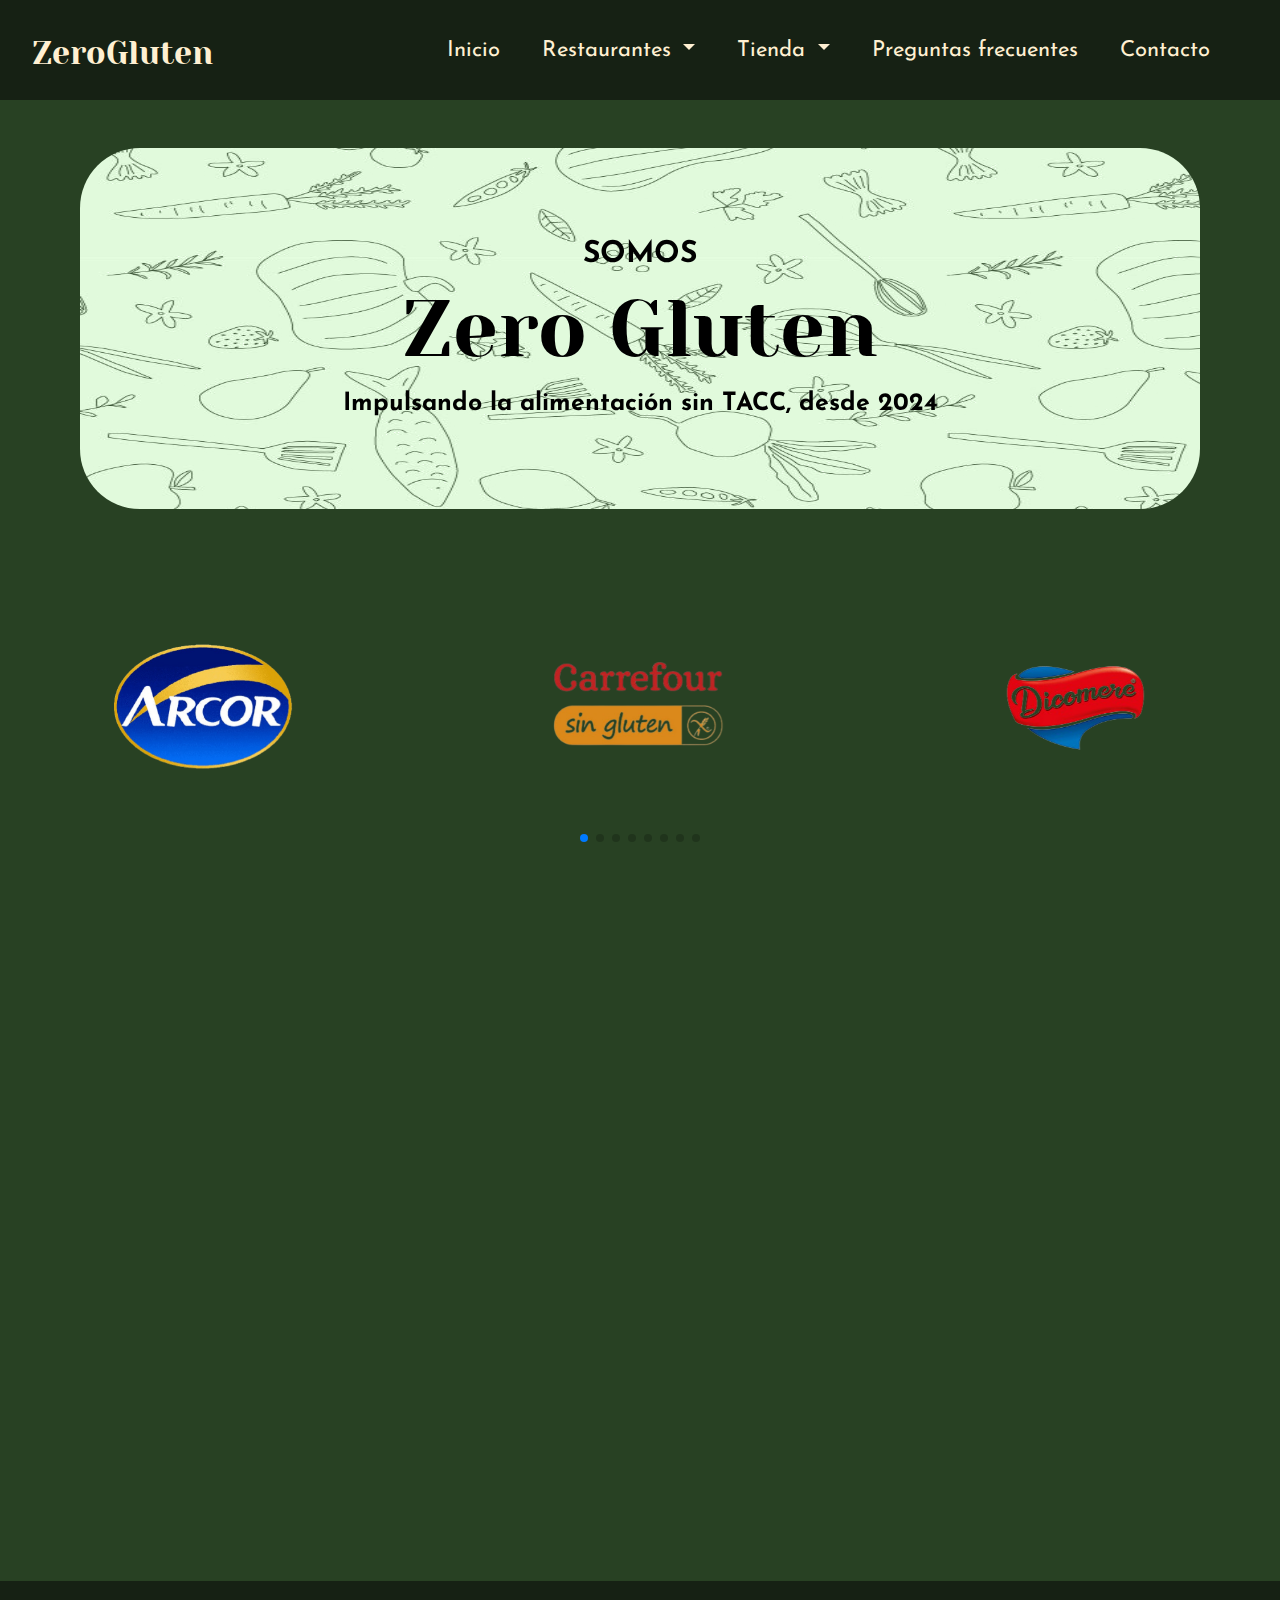
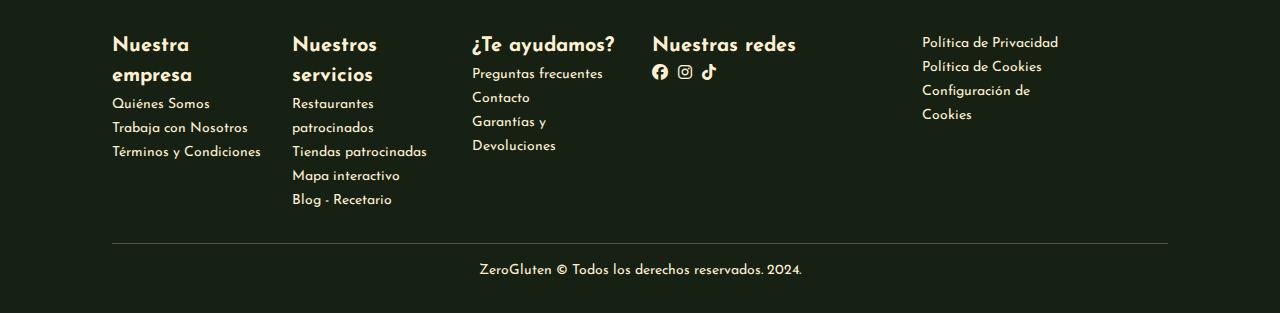
<file: zero-gluten-ultimo/index.html>
<!DOCTYPE html>
<html lang="es">
<head>
    <meta charset="UTF-8">
    <meta name="viewport" content="width=device-width, initial-scale=1.0">
    
    <!--Bootstrap-->
    <link href="https://cdn.jsdelivr.net/npm/bootstrap@5.3.3/dist/css/bootstrap.min.css" rel="stylesheet" integrity="sha384-QWTKZyjpPEjISv5WaRU9OFeRpok6YctnYmDr5pNlyT2bRjXh0JMhjY6hW+ALEwIH" crossorigin="anonymous">
    <!--CSS-->
    <link rel="stylesheet" href="css/all-zerogluten.css">
    <link rel="stylesheet" href="css/index.css">
    
    <!--Font Awesome-->
    <link rel="stylesheet" href="https://cdnjs.cloudflare.com/ajax/libs/font-awesome/6.5.2/css/all.min.css">

    <!--Google fonts-->
    <link rel="preconnect" href="https://fonts.googleapis.com">
    <link rel="preconnect" href="https://fonts.gstatic.com" crossorigin>
    <link href="https://fonts.googleapis.com/css2?family=Josefin+Sans:ital,wght@0,100..700;1,100..700&family=Yeseva+One&display=swap" rel="stylesheet">
    
    <!--Swiper Slider-->
    <link rel="stylesheet" href="https://cdn.jsdelivr.net/npm/swiper@11/swiper-bundle.min.css"/>

<style>
    .swiper{
            width: 100%;
            height: 300px;
        }
        .swiper-slide{
            display: flex;
            justify-content: center;
            align-items: center;
        }
        .swiper-slide img{
            display: block;
            margin: auto;
            max-width: 100%;
            height: auto;
        }
@media (max-width: 768px) {
    .news-main {
        grid-template-columns: 1fr;
        grid-template-rows: repeat(4, 1fr);
    }

    .news-main article{
    padding: 5px;
    }

    .video {
        width: 100%;
        height: 200px;
    }
}

</style>

</head>

<body>
    <!-- barra de navegacion + marca -->
    <header>    
        <nav class="navbar navbar-expand-xl">
            <div class="container-fluid">
                <a class="navbar-brand" href="index.html">ZeroGluten</a>

                <!-- menu desplegable - offcanvas -->
                <button class="navbar-toggler shadow-none" type="button" data-bs-toggle="offcanvas" data-bs-target="#offcanvasNavbar" aria-controls="offcanvasNavbar" aria-expanded="false" aria-label="Toggle navigation">
                    <span class="navbar-toggler-icon"></span>
                </button>

                <!--contenido del menu-->
                <div class="offcanvas offcanvas-end" tabindex="-1" id="offcanvasNavbar" aria-labelledby="offcanvasNavbarLabel">
                    <div class="offcanvas-header">
                      <h5 class="offcanvas-title" id="offcanvasNavbarLabel">ZeroGluten</h5>
                      <button type="button" class="btn-close" data-bs-dismiss="offcanvas" aria-label="Close"></button>
                    </div>
                        
                    <div class="offcanvas-body">
                        <!-- lista: items con submenu -->
                        <ul class="navbar-nav justify-content-end flex-grow-1 pe-1">
                            <!-- inicio -->
                            <li class="nav-item">
                                <a class="nav-link" aria-current="page" href="index.html">
                                    Inicio
                                </a>
                            </li>
                            <!-- restaurantes   -->    
                            <li class="nav-item dropdown">
                                <a class="nav-link dropdown-toggle" href="#" role="button" data-bs-toggle="dropdown" aria-expanded="false">
                                    Restaurantes
                                </a>
                                <ul class="dropdown-menu">
                                    <li>
                                        <a class="dropdown-item" href="#">
                                            Mapa interactivo
                                        </a>
                                    </li>
                                </ul>
                            </li>
                            <!-- tiendas -->
                            <li class="nav-item dropdown">
                                <a class="nav-link dropdown-toggle" href="#" role="button" data-bs-toggle="dropdown" aria-expanded="false">
                                    Tienda
                                </a>                                                                        
                                <ul class="dropdown-menu">
                                    <li>
                                        <a class="dropdown-item" href="tiendas.html">
                                            Tiendas en tu provincia
                                        </a>
                                    </li>
                                    <li>
                                        <a class="dropdown-item" href="#">
                                            Comprar productos online
                                        </a>
                                    </li>
                                </ul>
                            </li>
                            <!-- preg frecuentes -->    
                            <li class="nav-item">
                                <a class="nav-link" aria-current="page" href="preguntas_frecuentes.html">
                                    Preguntas frecuentes
                                </a>
                            </li>
                            <!-- contacto -->
                            <li class="nav-item">
                                <a class="nav-link" aria-current="page" href="contacto.html">
                                    Contacto
                                </a>
                            </li>
                        </ul>
                    </div>    
                </div>
            </div>
        </nav>
    </header>
        
    <!--Portada Web-->
    <div class="caja-contenido">
        <br><br>
        <div class="position-relative ">
            <img src="img/ilustracion alimentos - portada.jpg" alt="Pagina Oficial" class="img-portada img-fluid mx-auto d-block">
            <div class="texto-portada position-absolute top-50 start-50 translate-middle text center">
                <h6 class="tarriba">SOMOS</h6>
                <h1 class="tmedio">Zero Gluten</h1>
                <p class="tabajo">Impulsando la alimentación sin TACC, <b>desde 2024</b></p>
            </div>
        </div>
        <br><br>
    </div>

    <!--Marcas Slider-->
    <div class="swiper mySwiper">
        <div class="swiper-wrapper">
            <div class="swiper-slide"><img src="img/arcor-remove-removebg-preview.png" class="mx-auto d-block" alt="primera" width="45%"></div>
            <div class="swiper-slide"><img src="img/carrefour-sin-gluten-removebg-preview.png" class="mx-auto d-block" alt="segunda" width="60%"></div>
            <div class="swiper-slide"><img src="img/dicomere-removebg-preview.png" class="mx-auto d-block" alt="tercera" width="60%"></div>
            <div class="swiper-slide"><img src="img/felices_las_vacas-removebg-preview.png" class="mx-auto d-block" alt="cuarta" width="40%"></div>
            <div class="swiper-slide"><img src="img/not_co-removebg-preview.png" class="mx-auto d-block" alt="quinta" width="50%"></div>
            <div class="swiper-slide"><img src="img/sancor-removebg-preview.png" class="mx-auto d-block" alt="sexta" width="45%"></div>
            <div class="swiper-slide"><img src="img/smams-removebg-preview.png" class="mx-auto d-block" alt="septima" width="60%"></div>
            <div class="swiper-slide"><img src="img/yin_yang-removebg-preview.png" class="mx-auto d-block" alt="octavaa" width="45%"></div>
        </div>
        
        <div class="swiper-pagination"></div>
  </div>


    <!-- Videos de recetas s/t -->
    <div class="wrapper">
    <section class="news-main">
        <article>
            <div class="col col1 text-center">
                <iframe width="500" height="300" class="video" src="https://www.youtube.com/embed/SzGF1vE_AIA?si=xnp9E0RQmQbT_3Iw" title="YouTube video player" frameborder="0" allow="accelerometer; autoplay; clipboard-write; encrypted-media; gyroscope; picture-in-picture; web-share" referrerpolicy="strict-origin-when-cross-origin" allowfullscreen></iframe>
            </div>
        </article>
        <article>
            <div class="col col2 text-center">
                <iframe width="500" height="300" class="video" src="https://www.youtube.com/embed/_bjgGJoXRvM?si=Mzy7VhCiGkDZOl5M" title="YouTube video player" frameborder="0" allow="accelerometer; autoplay; clipboard-write; encrypted-media; gyroscope; picture-in-picture; web-share" referrerpolicy="strict-origin-when-cross-origin" allowfullscreen></iframe>
            </div>
        </article>
        <article>
            <div class="col col3 text-center">
                <iframe width="500" height="300" class="video" src="https://www.youtube.com/embed/5UKLLOq0ZEc?si=iVKTUJI-J9TUCH8X" title="YouTube video player" frameborder="0" allow="accelerometer; autoplay; clipboard-write; encrypted-media; gyroscope; picture-in-picture; web-share" referrerpolicy="strict-origin-when-cross-origin" allowfullscreen></iframe>
            </div>
        </article>
        <article>
            <div class="col col4 text-center">
                <iframe width="500" height="300" class="video" src="https://www.youtube.com/embed/CJQer__eKzM?si=WEinIP3RrNvQ126S" title="YouTube video player" frameborder="0" allow="accelerometer; autoplay; clipboard-write; encrypted-media; gyroscope; picture-in-picture; web-share" referrerpolicy="strict-origin-when-cross-origin" allowfullscreen></iframe>
            </div>
        </article>
    </section>
    </div>


    <!-- scritps -->
    <script src="https://cdn.jsdelivr.net/npm/swiper@11/swiper-bundle.min.js"></script>
    <script src="js/swiper-slider.js"></script>

    <script src="https://cdn.jsdelivr.net/npm/bootstrap@5.3.3/dist/js/bootstrap.bundle.min.js" integrity="sha384-YvpcrYf0tY3lHB60NNkmXc5s9fDVZLESaAA55NDzOxhy9GkcIdslK1eN7N6jIeHz" crossorigin="anonymous"></script>
</body>

<footer>
    <div class="container">
        <div class="row">
          <div class="col-md-2">
            <span class="title-empresa">Nuestra empresa</span>
            <ul class="footer-list">
              <li><a href="quienes_somos.html">Quiénes Somos</a></li>
              <li><a href="">Trabaja con Nosotros</a></li>
              <li><a href="">Términos y Condiciones</a></li>
            </ul>
          </div>
          <div class="col-md-2">
            <span class="title-servicios">Nuestros servicios</span>
            <ul class="footer-list">
              <li><a href="">Restaurantes patrocinados</a></li>
              <li><a href="">Tiendas patrocinadas</a></li>
              <li><a href="">Mapa interactivo</a></li>
              <li><a href="">Blog - Recetario</a></li>
            </ul>
          </div>
          <div class="col-md-2">
            <span class="title-ayuda">¿Te ayudamos?</span>
            <ul class="footer-list">
              <li><a href="">Preguntas frecuentes</a></li>
              <li><a href="">Contacto</a></li>
              <li><a href="">Garantías y Devoluciones</a></li>
            </ul>
          </div>
          <div class="col-md-2">
            <span class="title-redes">Nuestras redes</span>
            <div class="d-flex flex-wrap"></div>
            <a href="" class="social-icon"><i class="fa-brands fa-facebook"></i></a>
            <a href="" class="social-icon"><i class="fa-brands fa-instagram"></i></a>
            <a href="" class="social-icon"><i class="fa-brands fa-tiktok"></i></a>
          </div>
          <div class="col-md-2 offset-md-1">
            <span class="quinta-columna">
              <ul class="footer-list">
                <li><a href="">Política de Privacidad</a></li>
                <li><a href="">Política de Cookies</a></li>
                <li><a href="">Configuración de Cookies</a></li>
              </ul>
            </span>
          </div>
        </div>
    <div class="row">
        <div class="col-md-12 text-center">
          <hr class="footer-divider">
          <p class="footer-brand">ZeroGluten &copy; Todos los derechos reservados. 2024.</p>
        </div>
</footer>

</html>
</file>
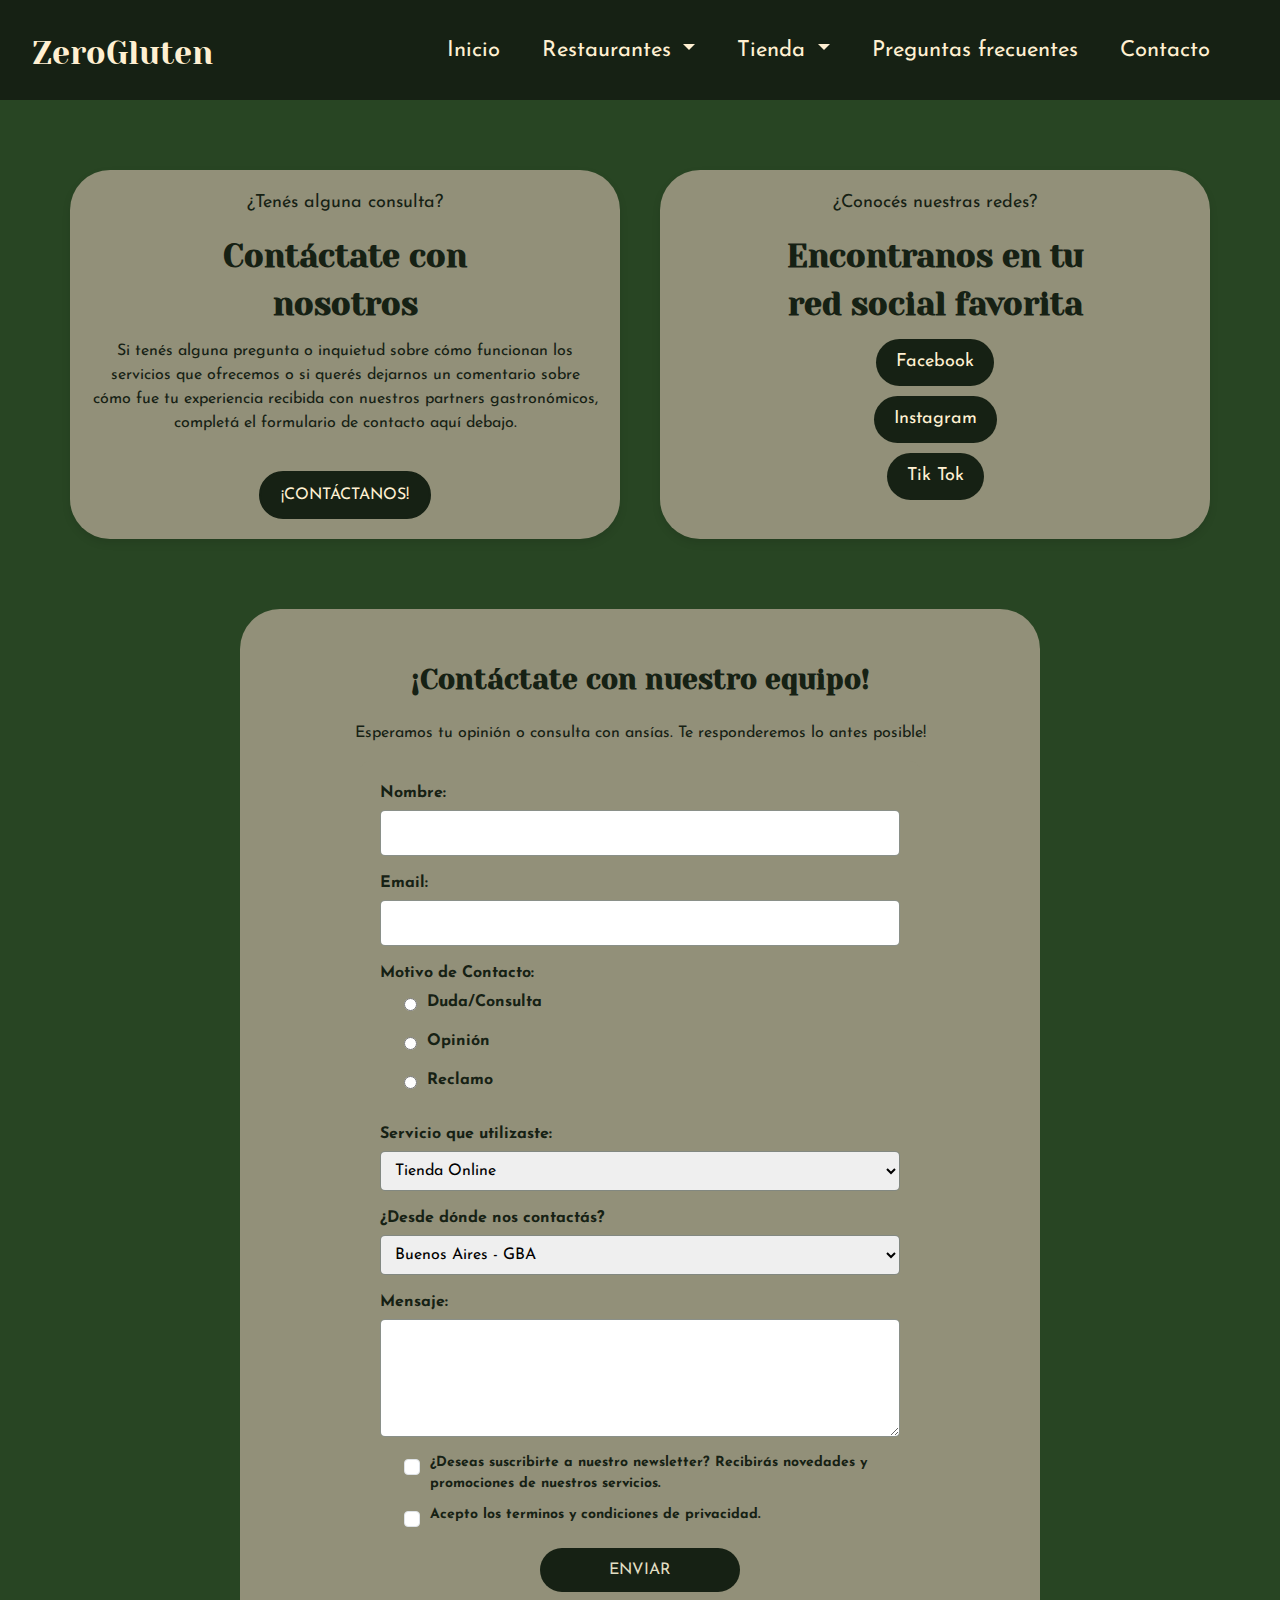
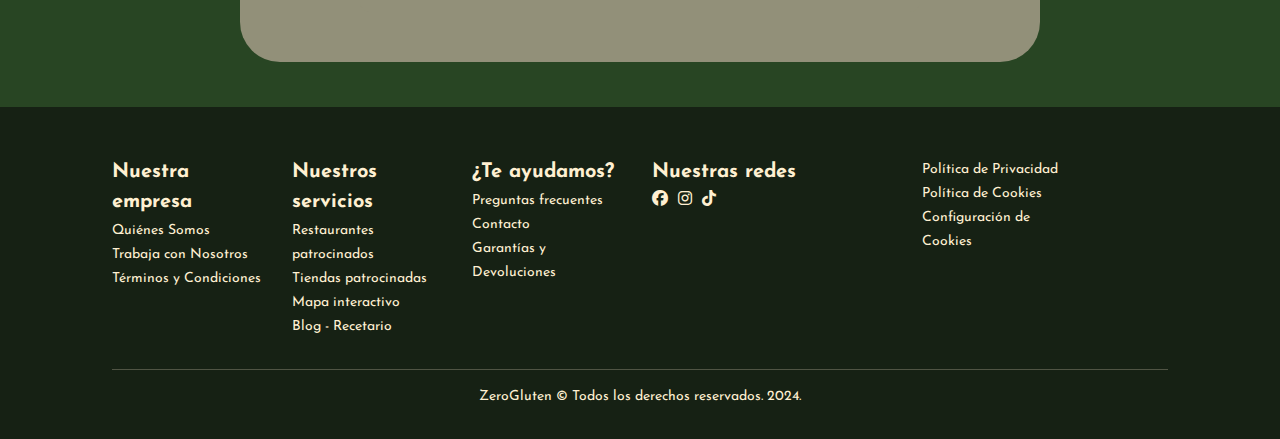
<file: zero-gluten-ultimo/contacto.html>
<!DOCTYPE html>
<html lang="es">
<head>
    <meta charset="UTF-8">
    <meta name="viewport" content="width=device-width, initial-scale=1.0">
    
    <!--Bootstrap-->
    <link href="https://cdn.jsdelivr.net/npm/bootstrap@5.3.3/dist/css/bootstrap.min.css" rel="stylesheet" integrity="sha384-QWTKZyjpPEjISv5WaRU9OFeRpok6YctnYmDr5pNlyT2bRjXh0JMhjY6hW+ALEwIH" crossorigin="anonymous">
    
    <!--CSS-->
    <link rel="stylesheet" href="css/all-zerogluten.css">
    <link rel="stylesheet" href="css/contacto.css">
    
    <!--Font Awesome-->
    <link rel="stylesheet" href="https://cdnjs.cloudflare.com/ajax/libs/font-awesome/6.5.2/css/all.min.css">

    <!--Google fonts-->
    <link rel="preconnect" href="https://fonts.googleapis.com">
    <link rel="preconnect" href="https://fonts.gstatic.com" crossorigin>
    <link href="https://fonts.googleapis.com/css2?family=Josefin+Sans:ital,wght@0,100..700;1,100..700&family=Yeseva+One&display=swap" rel="stylesheet">
    
</head>
<body>
     <!-- barra de navegacion + marca -->
     <header>    
        <nav class="navbar navbar-expand-xl">
            <div class="container-fluid">
                <a class="navbar-brand" href="index.html">ZeroGluten</a>

                <!-- menu desplegable - offcanvas -->
                <button class="navbar-toggler shadow-none" type="button" data-bs-toggle="offcanvas" data-bs-target="#offcanvasNavbar" aria-controls="offcanvasNavbar" aria-expanded="false" aria-label="Toggle navigation">
                    <span class="navbar-toggler-icon"></span>
                </button>

                <!--contenido del menu-->
                <div class="offcanvas offcanvas-end" tabindex="-1" id="offcanvasNavbar" aria-labelledby="offcanvasNavbarLabel">
                    <div class="offcanvas-header">
                      <h5 class="offcanvas-title" id="offcanvasNavbarLabel">ZeroGluten</h5>
                      <button type="button" class="btn-close" data-bs-dismiss="offcanvas" aria-label="Close"></button>
                    </div>
                        
                    <div class="offcanvas-body">
                        <!-- lista: items con submenu -->
                        <ul class="navbar-nav justify-content-end flex-grow-1 pe-1">
                            <!-- inicio -->
                            <li class="nav-item">
                                <a class="nav-link" aria-current="page" href="index.html">
                                    Inicio
                                </a>
                            </li>
                            <!-- restaurantes   -->    
                            <li class="nav-item dropdown">
                                <a class="nav-link dropdown-toggle" href="#" role="button" data-bs-toggle="dropdown" aria-expanded="false">
                                    Restaurantes
                                </a>
                                <ul class="dropdown-menu">
                                    <li>
                                        <a class="dropdown-item" href="#">
                                            Mapa interactivo
                                        </a>
                                    </li>
                                </ul>
                            </li>
                            <!-- tiendas -->
                            <li class="nav-item dropdown">
                                <a class="nav-link dropdown-toggle" href="#" role="button" data-bs-toggle="dropdown" aria-expanded="false">
                                    Tienda
                                </a>                                                                        
                                <ul class="dropdown-menu">
                                    <li>
                                        <a class="dropdown-item" href="tiendas.html">
                                            Tiendas en tu provincia
                                        </a>
                                    </li>
                                    <li>
                                        <a class="dropdown-item" href="#">
                                            Productos online
                                        </a>
                                    </li>
                                </ul>
                            </li>
                            <!-- preg frecuentes -->    
                            <li class="nav-item">
                                <a class="nav-link" aria-current="page" href="preguntas_frecuentes.html">
                                    Preguntas frecuentes
                                </a>
                            </li>
                            <!-- contacto -->
                            <li class="nav-item">
                                <a class="nav-link" aria-current="page" href="contacto.html">
                                    Contacto
                                </a>
                            </li>
                        </ul>
                    </div>    
                </div>
            </div>
        </nav>
    </header>

    <!-- pagina de contacto - formulario-->
    <section class="intro">
        <!--columna izq-->
        <div class="intro-box container-fluid">
            <p class="epi-left">¿Tenés alguna consulta?</p>
            <p class="title-left">Contáctate con <br> nosotros</p>
            <p class="body-left">Si tenés alguna pregunta o inquietud sobre cómo funcionan los servicios que ofrecemos o si querés dejarnos un comentario sobre cómo fue tu experiencia recibida con nuestros partners gastronómicos, completá el formulario de contacto aquí debajo. </p>
            <button class="btn-page" onclick="scrollToForm()">¡CONTÁCTANOS!</button>
        </div>
        <!--columna der-->
        <div class="intro-box container-fluid">
            <p class="epi-right">¿Conocés nuestras redes?</p>
            <p class="title-right">Encontranos en tu <br> red social favorita</p>
            <ul class="social-links">
                <li><a href="#">Facebook</a></li>
                <li><a href="#">Instagram</a></li>
                <li><a href="#">Tik Tok</a></li>
            </ul>
        </div>
    </section>

    <!--formulario contacto-->
    <section class="background">
        <div class="contact-box container-fluid">
            <p class="title-form">¡Contáctate con nuestro equipo!</p>
            <p class="text-form">Esperamos tu opinión o consulta con ansías. Te responderemos lo antes posible!</p>
            <form id="contactForm" onsubmit="return validateForm()">
                <div class="form-group">    
                    <label for="name">Nombre:</label>
                    <input type="text" id="name" name="Nombre" required>
                </div>
                <div class="form-group">    
                    <label for="email">Email:</label>
                    <input type="email" id="email" name="Email" required>
                </div>
                <div class="form-group">
                    <label>Motivo de Contacto:</label>
                        <div class="radio-group">
                            <div class="form-check">
                                <input type="radio" id="duda" name="motivo" value="Consulta" required>
                                <label for="duda">Duda/Consulta</label>
                            </div>
                            <div class="form-check">
                                <input type="radio" id="opinion" name="motivo" value="Opinion" required>
                                <label for="opinion">Opinión</label>
                            </div>
                            <div class="form-check">    
                                <input type="radio" id="reclamo" name="motivo" value="reclamo" required>
                                <label for="reclamo">Reclamo</label>
                            </div>
                        </div>
                </div>
                <div class="form-group">    
                    <label for="servicio">Servicio que utilizaste:</label>
                    <select id="servicio" name="servicio" required>
                        <option value="Tienda online">Tienda Online</option>
                        <option value="Restaurantes">Restaurantes</option>
                    </select>
                </div>
                <div class="form-group">    
                    <label for="ubicacion">¿Desde dónde nos contactás?</label>
                    <select id="ubicacion" name="ubicacion" required>
                        <option value="Buenos Aires - GBA">Buenos Aires - GBA</option>
                        <option value="Buenos Aires - Interior">Buenos Aires - Interior</option>
                        <option value="CABA">CABA</option>
                        <option value="Catamarca">Catamarca</option>
                        <option value="Chaco">Chaco</option>
                        <option value="Chubut">Chubut</option>
                        <option value="Cordoba">Córdoba</option>
                        <option value="Corrientes">Corrientes</option>
                        <option value="Entre Ríos">Entre Ríos</option>
                        <option value="Formosa">Formosa</option>
                        <option value="Jujuy">Jujuy</option>
                        <option value="LaPampa">La Pampa</option>
                        <option value="LaRioja">La Rioja</option>
                        <option value="Mendoza">Mendoza</option>
                        <option value="RíoNegro">Río Negro</option>
                        <option value="Salta">Salta</option>
                        <option value="SanJuan">San Juan</option>
                        <option value="SanLuis">San Luis</option>
                        <option value="SantaCruz">Santa Cruz</option>
                        <option value="SantaFe">Santa Fe</option>
                        <option value="SantiagodelEstero">Santiado del Estero</option>
                        <option value="TierradelFuego">Tierra del Fuego</option>
                        <option value="Tucuman">Tucumán</option>
                    </select>
                </div>
                <div class="form-group">    
                    <label for="mensaje">Mensaje:</label>
                    <textarea id="mensaje" name="mensaje" rows="4" required></textarea>
                </div>
                <div class="form-group form-check">
                    <div style="display: inline-flex">
                        <input type="checkbox" name="suscribir" id="suscribir" class="form-check-input">
                        <label for="suscribir" class="form-check-label">¿Deseas suscribirte a nuestro newsletter? Recibirás novedades y promociones de nuestros servicios.</label>
                    </div>
                </div>
                <div class="form-group form-check">
                    <div style="display: inline-flex">
                        <input type="checkbox" id="aceptar" name="aceptar" class="form-check-input" required>
                        <label for="aceptar" class="form-check-label">Acepto los terminos y condiciones de privacidad.</label>
                    </div>
                </div>
                <button type="submit" class="btn btn-primary">ENVIAR</button>
            </form>
        </div>
    </section>

    <!-- scritps -->
    <script src="https://cdn.jsdelivr.net/npm/bootstrap@5.3.3/dist/js/bootstrap.bundle.min.js" integrity="sha384-YvpcrYf0tY3lHB60NNkmXc5s9fDVZLESaAA55NDzOxhy9GkcIdslK1eN7N6jIeHz" crossorigin="anonymous"></script>
    <script src="js/validar-form.js"></script>
</body>

<footer>
    <div class="container">
        <div class="row">
          <div class="col-md-2">
            <span class="title-empresa">Nuestra empresa</span>
            <ul class="footer-list">
              <li><a href="quienes_somos.html">Quiénes Somos</a></li>
              <li><a href="">Trabaja con Nosotros</a></li>
              <li><a href="">Términos y Condiciones</a></li>
            </ul>
          </div>
          <div class="col-md-2">
            <span class="title-servicios">Nuestros servicios</span>
            <ul class="footer-list">
              <li><a href="">Restaurantes patrocinados</a></li>
              <li><a href="">Tiendas patrocinadas</a></li>
              <li><a href="">Mapa interactivo</a></li>
              <li><a href="">Blog - Recetario</a></li>
            </ul>
          </div>
          <div class="col-md-2">
            <span class="title-ayuda">¿Te ayudamos?</span>
            <ul class="footer-list">
              <li><a href="">Preguntas frecuentes</a></li>
              <li><a href="">Contacto</a></li>
              <li><a href="">Garantías y Devoluciones</a></li>
            </ul>
          </div>
          <div class="col-md-2">
            <span class="title-redes">Nuestras redes</span>
            <div class="d-flex flex-wrap"></div>
            <a href="" class="social-icon"><i class="fa-brands fa-facebook"></i></a>
            <a href="" class="social-icon"><i class="fa-brands fa-instagram"></i></a>
            <a href="" class="social-icon"><i class="fa-brands fa-tiktok"></i></a>
          </div>
          <div class="col-md-2 offset-md-1">
            <span class="quinta-columna">
              <ul class="footer-list">
                <li><a href="">Política de Privacidad</a></li>
                <li><a href="">Política de Cookies</a></li>
                <li><a href="">Configuración de Cookies</a></li>
              </ul>
            </span>
          </div>
        </div>
    <div class="row">
        <div class="col-md-12 text-center">
          <hr class="footer-divider">
          <p class="footer-brand">ZeroGluten &copy; Todos los derechos reservados. 2024.</p>
        </div>
</footer>
</file>
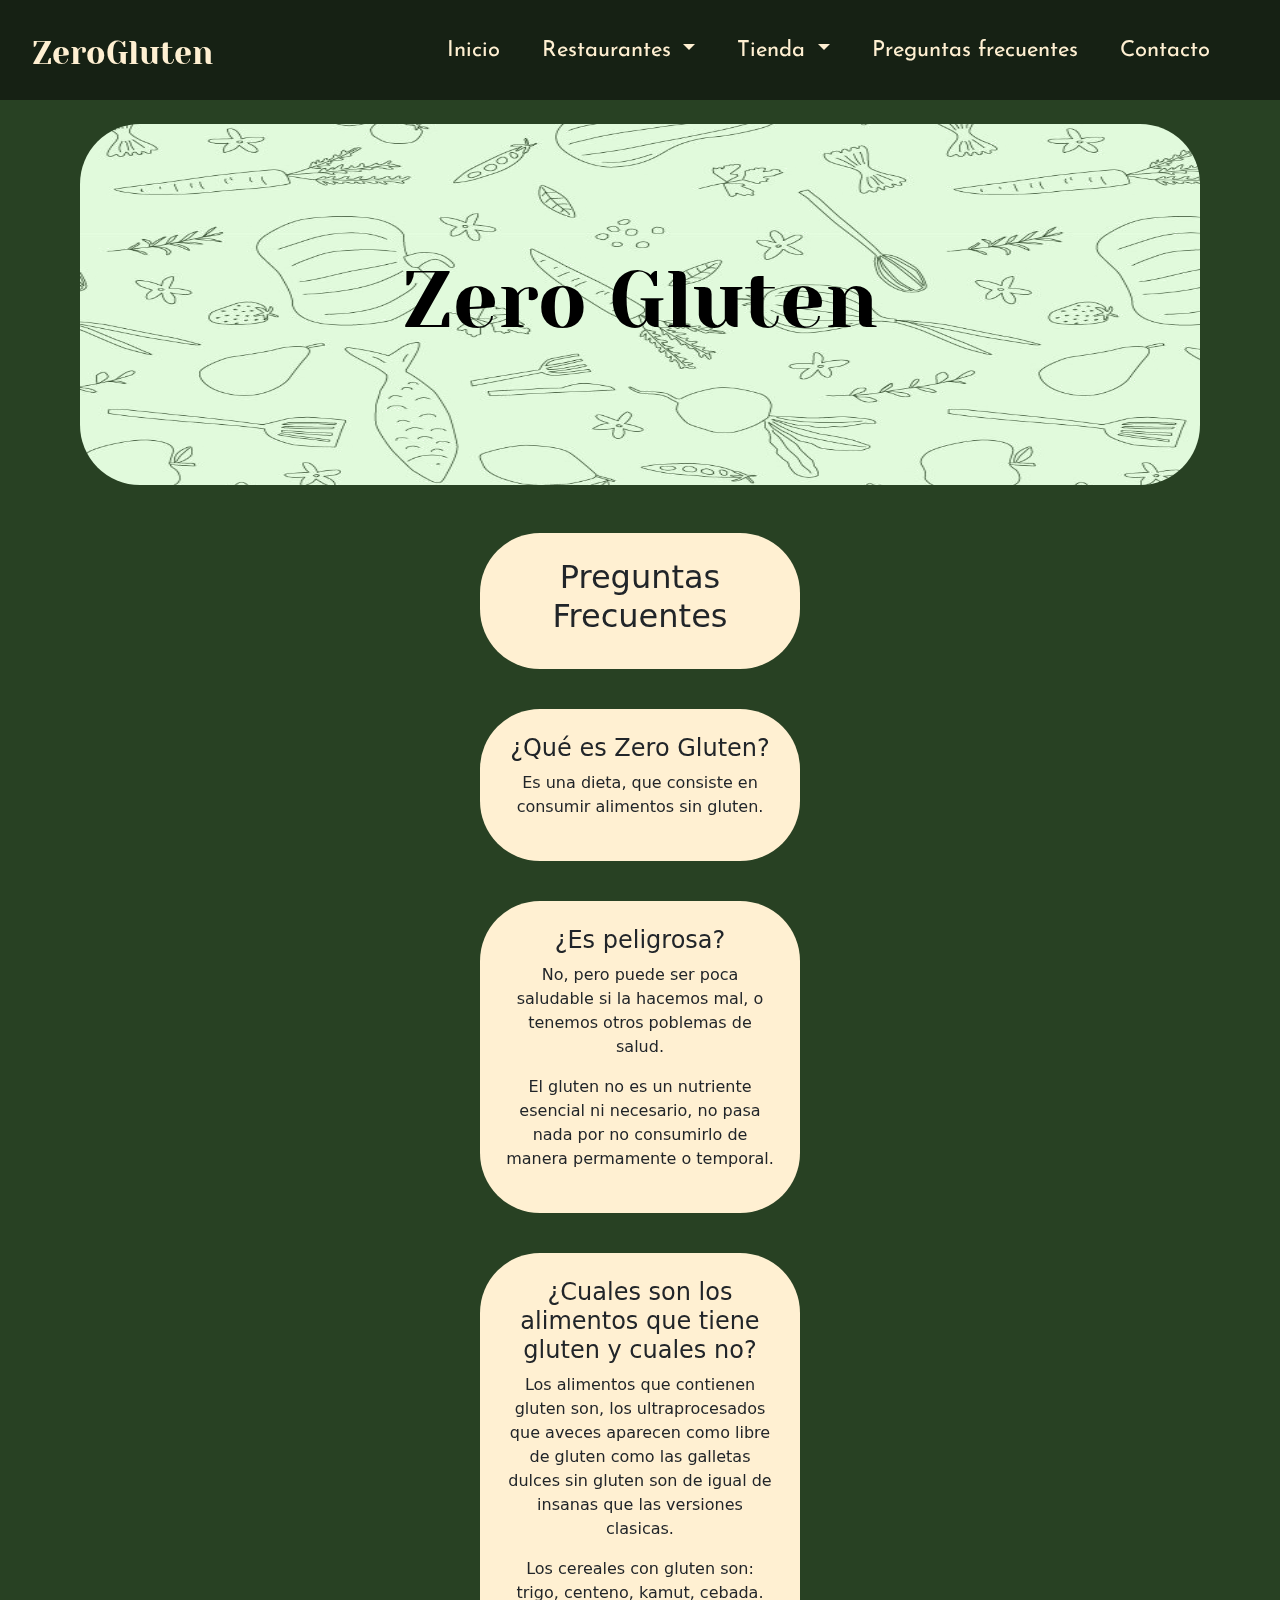
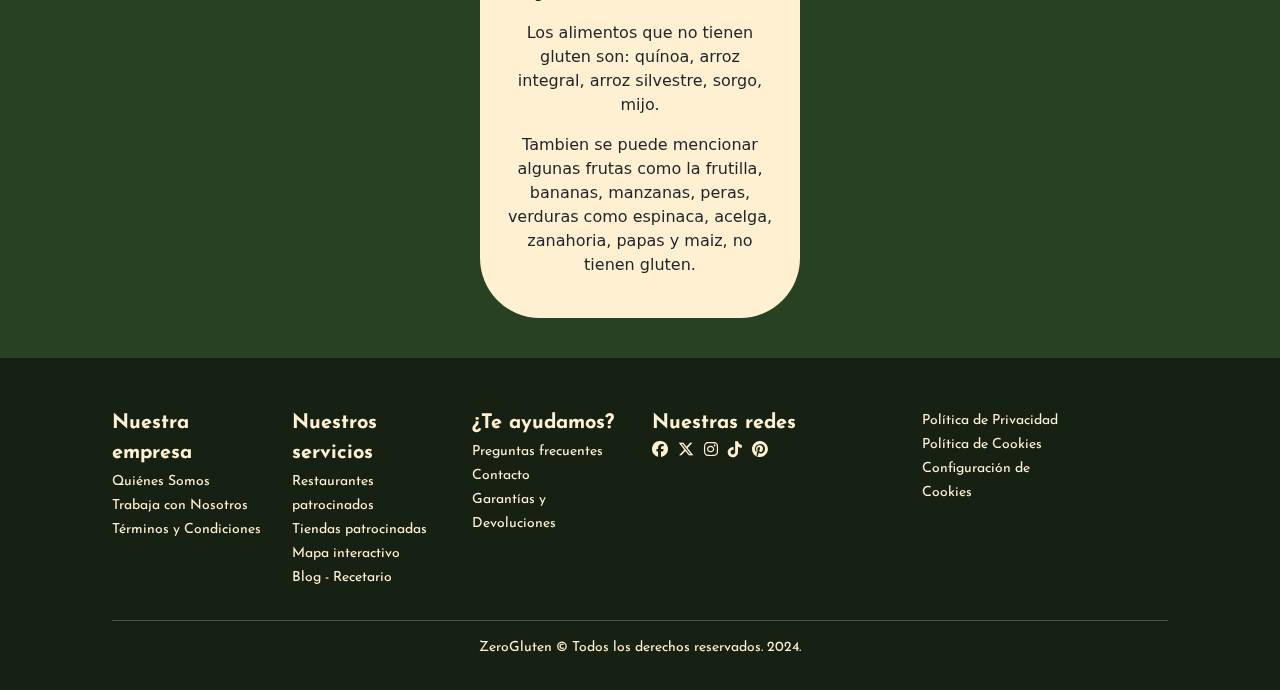
<file: zero-gluten-ultimo/preguntas_frecuentes.html>
<!DOCTYPE html>
<html lang="en">
<head>
    <meta charset="UTF-8">
    <meta name="viewport" content="width=device-width, initial-scale=1.0">
    
    <!--Bootstrap-->
    <link href="https://cdn.jsdelivr.net/npm/bootstrap@5.3.3/dist/css/bootstrap.min.css" rel="stylesheet" integrity="sha384-QWTKZyjpPEjISv5WaRU9OFeRpok6YctnYmDr5pNlyT2bRjXh0JMhjY6hW+ALEwIH" crossorigin="anonymous">
    <!--CSS-->
    <link rel="stylesheet" href="css/all-zerogluten.css">
    <link rel="stylesheet" href="css/preg-frecuentes.css">
    
    <!--Font Awesome-->
    <link rel="stylesheet" href="https://cdnjs.cloudflare.com/ajax/libs/font-awesome/6.5.2/css/all.min.css">

    <!--Google fonts-->
    <link rel="preconnect" href="https://fonts.googleapis.com">
    <link rel="preconnect" href="https://fonts.gstatic.com" crossorigin>
    <link href="https://fonts.googleapis.com/css2?family=Josefin+Sans:ital,wght@0,100..700;1,100..700&family=Yeseva+One&display=swap" rel="stylesheet">
    
    <style>
        .container-col{
            display: grid;
            grid-template-columns: 40% 20% 20% 20%;;
            column-gap: 20px;
            justify-content: center;
            /* grid-template-rows: */
            }
            .col{
                background-color: rgb(255, 240, 210);
                border-radius: 80px;
                margin-bottom: 20px;
                text-align: center;
                text-decoration: none;
                }
                .col23, .col56{
                    column-gap:10px ;
                    }
                    .ctienda{
                        color: black;
                        text-decoration: none;
                    }
    </style>

    <title>Preguntas Frecuentes</title>
</head>
<body>

    <header class="caja-contenido">

        <nav class="navbar navbar-expand-xl">
            <div class="container-fluid">
                <a class="navbar-brand" href="#">ZeroGluten</a>

                <!-- menu desplegable - offcanvas -->
                <button class="navbar-toggler shadow-none" type="button" data-bs-toggle="offcanvas" data-bs-target="#offcanvasNavbar" aria-controls="offcanvasNavbar" aria-expanded="false" aria-label="Toggle navigation">
                    <span class="navbar-toggler-icon"></span>
                </button>

                <!--contenido del menu-->
                <div class="offcanvas offcanvas-end" tabindex="-1" id="offcanvasNavbar" aria-labelledby="offcanvasNavbarLabel">
                    <div class="offcanvas-header">
                      <h5 class="offcanvas-title" id="offcanvasNavbarLabel">ZeroGluten</h5>
                      <button type="button" class="btn-close" data-bs-dismiss="offcanvas" aria-label="Close"></button>
                    </div>
                        
                    <div class="offcanvas-body">
                        <!-- lista: items con submenu -->
                        <ul class="navbar-nav justify-content-end flex-grow-1 pe-1">
                            <!-- inicio -->
                            <li class="nav-item">
                                <a class="nav-link" aria-current="page" href="index.html">
                                    Inicio
                                </a>
                            </li>
                            <!-- restaurantes   -->    
                            <li class="nav-item dropdown">
                                <a class="nav-link dropdown-toggle" href="#" role="button" data-bs-toggle="dropdown" aria-expanded="false">
                                    Restaurantes
                                </a>
                                <ul class="dropdown-menu">
                                    <li>
                                        <a class="dropdown-item" href="#">
                                            Mapa interactivo
                                        </a>
                                    </li>
                                </ul>
                            </li>
                            <!-- tiendas -->
                            <li class="nav-item dropdown">
                                <a class="nav-link dropdown-toggle" href="#" role="button" data-bs-toggle="dropdown" aria-expanded="false">
                                    Tienda
                                </a>                                                                        
                                <ul class="dropdown-menu">
                                    <li>
                                        <a class="dropdown-item" href="tiendas.html">
                                            Tiendas en tu provincia
                                        </a>
                                    </li>
                                    <li>
                                        <a class="dropdown-item" href="#">
                                            Productos online
                                        </a>
                                    </li>
                                </ul>
                            </li>
                            <!-- preg frecuentes -->    
                            <li class="nav-item">
                                <a class="nav-link" aria-current="page" href="preguntas_frecuentes.html" target="_blank">
                                    Preguntas frecuentes
                                </a>
                            </li>
                            <!-- contacto -->
                            <li class="nav-item">
                                <a class="nav-link" aria-current="page" href="contacto.html">
                                    Contacto
                                </a>
                            </li>
                        </ul>
                    </div>    
                </div>
            </div>
        </nav>

        <br>
        <div class="position-relative ">
            <img src="img/ilustracion alimentos - portada.jpg" alt="Pagina Oficial" class="img-portada img-fluid mx-auto d-block">
            <div class="texto-portada position-absolute top-50 start-50 translate-middle text center">
                <h1 class="tmedio">Zero Gluten</h1>
            </div>
        </div>
    </header>

    <br>
    <br>
    
    <section class="title-h2-preg">
        <h2>Preguntas Frecuentes</h2>
    </section>

    <section class="preg1-h4">

        <h4>¿Qué es Zero Gluten?</h4>

        <p>Es una dieta, que consiste en consumir alimentos sin gluten.</p>
    </section>

    <section class="preg2-h4">

        <h4>¿Es peligrosa?</h4>

        <p>No, pero puede ser poca saludable si la hacemos mal, o tenemos otros poblemas de salud.</p>

        <p>El gluten no es  un nutriente esencial ni necesario, no pasa nada por no consumirlo de manera permamente o temporal.</p>

    </section>
    
    <section section class="preg3-h4">

        <h4>¿Cuales son los alimentos que tiene gluten y cuales no?</h4>

        <p>Los alimentos que contienen gluten son, los ultraprocesados que aveces aparecen como libre de gluten
            como las galletas dulces sin gluten son de igual de insanas que las versiones clasicas.
        </p>

        <p>Los cereales con gluten son: trigo, centeno, kamut, cebada.</p>

        <p>Los alimentos que no tienen gluten son: quínoa, arroz integral, arroz silvestre, sorgo, mijo.</p>

        <p>Tambien se puede mencionar algunas frutas como la frutilla, bananas, manzanas, peras, verduras como espinaca,
            acelga, zanahoria, papas y maiz, no tienen gluten.
        </p>

    </section>

    <footer>
        <div class="container">
            <div class="row">
              <div class="col-md-2">
                <span class="title-empresa">Nuestra empresa</span>
                <ul class="footer-list">
                  <li><a href="quienes_somos.html">Quiénes Somos</a></li>
                  <li><a href="">Trabaja con Nosotros</a></li>
                  <li><a href="">Términos y Condiciones</a></li>
                </ul>
              </div>
              <div class="col-md-2">
                <span class="title-servicios">Nuestros servicios</span>
                <ul class="footer-list">
                  <li><a href="">Restaurantes patrocinados</a></li>
                  <li><a href="">Tiendas patrocinadas</a></li>
                  <li><a href="">Mapa interactivo</a></li>
                  <li><a href="">Blog - Recetario</a></li>
                </ul>
              </div>
              <div class="col-md-2">
                <span class="title-ayuda">¿Te ayudamos?</span>
                <ul class="footer-list">
                  <li><a href="">Preguntas frecuentes</a></li>
                  <li><a href="">Contacto</a></li>
                  <li><a href="">Garantías y Devoluciones</a></li>
                </ul>
              </div>
              <div class="col-md-2">
                <span class="title-redes">Nuestras redes</span>
                <div class="d-flex flex-wrap"></div>
                <a href="https://www.facebook.com/Paliii.17/" class="social-icon"><i class="fa-brands fa-facebook"></i></a>
                <a href="" class="social-icon"><i class="fa-brands fa-x-twitter"></i></a>
                <a href="" class="social-icon"><i class="fa-brands fa-instagram"></i></a>
                <a href="" class="social-icon"><i class="fa-brands fa-tiktok"></i></a>
                <a href="" class="social-icon"><i class="fa-brands fa-pinterest"></i></a>
              </div>
              <div class="col-md-2 offset-md-1">
                <span class="quinta-columna">
                  <ul class="footer-list">
                    <li><a href="">Política de Privacidad</a></li>
                    <li><a href="">Política de Cookies</a></li>
                    <li><a href="">Configuración de Cookies</a></li>
                  </ul>
                </span>
              </div>
            </div>
        <div class="row">
            <div class="col-md-12 text-center">
              <hr class="footer-divider">
              <p class="footer-brand">ZeroGluten &copy; Todos los derechos reservados. 2024.</p>
            </div>
    </footer>

</body>
</html>
</file>
<file: zero-gluten-ultimo/css/all-zerogluten.css>
/* fonts by google NO ELIMINAR*/
.yeseva-one-regular {
    font-family: "Yeseva One", serif;
    font-weight: 400;
    font-style: normal;
  }

/* nota para josefin-sans--> <uniquifier>: Use a unique and descriptive class name
<weight>: Use a value from 100 to 700 */
  
.josefin-sans- /* <uniquifier> */{
    font-family: "Josefin Sans", sans-serif;
    font-optical-sizing: auto;
    font-weight: 100;
    font-style: normal;
}

/* en este css: solo codigo en comun a todos los .html*/
/*all html - navbar + footer*/
.navbar {
    width: 100%; 
    height: 100px;
    background-color: rgb(22, 33, 20); 
    color: rgb(255, 240, 210); 
    display: flex; 
    justify-content: space-between; 
    align-items: center; 
    padding: 0 20px; 
}
.navbar-brand {
    font-family: 'Yeseva One', cursive; 
    font-size: 32px; 
    width: 240px; 
    height: 50px; 
    margin: 0; 
    color: rgb(255, 240, 210);
}
.navbar-brand:hover{
    color: rgba(255, 240, 210, 0.5)
}
 
.navbar-brand:focus {
    color: rgb(255, 240, 210)
}
.navbar-toggler {
    width: auto;
    height: auto;
    position: block;
    border: 5px;
    transition: .5s ease-in-out;
    background-color: rgba(255, 240, 210, 0.5);
}
  
.navbar-toggler,
.navbar-toggler:focus,
.navbar-toggler:active,
.navbar-toggler-icon:focus {
    outline: none;
    box-shadow: none;
    border: 0;
}
  
.navbar-toggler span {
    margin: 0;
    padding: 0;
}
  
.btn-close {
   background-color: rgb(255, 240, 210);
   box-shadow: none;  
}
  
.offcanvas-header{
    background-color: rgb(22, 33, 20);
}
  
.offcanvas-title{
    font-family: 'Yeseva One', cursive;
    font-size: 28px;
    color: rgb(255, 240, 210);
    display: flex;
    justify-content: center;
    align-content: center;
    padding: auto;
    margin: auto;
}
  
.offcanvas-body{
    background-color: rgba(22, 33, 20, 0.85);
}
  
.navbar-nav {
    list-style: none; 
    display: flexbox; 
}
  
.nav-item {
    font-family: 'Josefin Sans', sans-serif;
    font-size: 22px;
    color: rgb(255, 240, 210);
    margin-right: 26px; 
}

.nav-item:hover {
    color: rgba(255, 240, 210, 0.5);
}

.nav-item:focus{
    color: rgb(255, 240, 210);
}

.nav-link {
    font-family: 'Josefin Sans', sans-serif; 
    font-size: 22px; 
    color: rgb(255, 240, 210);
    text-decoration: none; 
}
  
.nav-link:hover{
    color: rgba(255, 240, 210, 0.5);
}
.nav-link:focus {
    color: rgb(255, 240, 210);
}
.dropdown-menu{
    background-color: rgba(255, 240, 210, 0.5);
}
  
.dropdown-item{
    font-family: 'Josefin Sans', sans-serif;
    font-size: 16px;
    color: rgb(40, 65, 35);
}

/*footer*/
footer {
    width: 100%;
    height: 100%;
    background-color: rgb(22, 33, 20); 
    color: rgb(255, 240, 210); /*all*/
    padding: 50px 100px 16px 100px; 
}
  
.title-empresa,
.title-servicios,
.title-ayuda,
.title-redes {
    width: 80%;
    height: 24px;
    flex-grow: 0;
    margin: 0 0 20px;
    font-family: 'Josefin Sans', sans-serif; 
    font-weight: bold; 
    font-size: 20px;
}
  
.quinta-columna {
    font-family: 'Josefin Sans', sans-serif;
}
  
.footer-list a {
    font-family: 'Josefin Sans', sans-serif; 
    font-weight: normal; 
    font-size: 14px;
    color: rgb(255, 240, 210); 
    text-decoration: none; 
    transition: text-decoration 0.2s; 
    margin-bottom: 5px;
}
  
.footer-list a:hover {
    text-decoration: underline; 
}
  
.footer-list{
    list-style: none;
    padding-left: 0;
}
  
.social-icon {
    color: rgb(255, 240, 210); 
    margin-right: 5px;
}

.footer-brand {
    font-family: 'Josefin Sans', sans-serif;
    font-size: 14px;
    color: rgb(255, 240, 210);
}
</file>
<file: zero-gluten-ultimo/css/index.css>
/* fonts by google NO ELIMINAR*/
.yeseva-one-regular {
    font-family: "Yeseva One", serif;
    font-weight: 400;
    font-style: normal;
  }

/* nota para josefin-sans--> <uniquifier>: Use a unique and descriptive class name
<weight>: Use a value from 100 to 700 */
  
.josefin-sans- /* <uniquifier> */{
    font-family: "Josefin Sans", sans-serif;
    font-optical-sizing: auto;
    font-weight: 100;
    font-style: normal;
}

/*html index - body */
body{
    background-color: #284123;
}

.redes-social{
    font-family: 'Josefin Sans', sans-serif;
    background-color: rgb(22, 33, 20);
    color: rgb(255, 240, 210); 
}

.caja-contenido{
    font-family: 'Josefin Sans', sans-serif;
    color:rgb(255, 240, 210);
    background-color: #284123;
}

.img-portada{
    width: 1120.2px;
    height: 360.7px;
    border-radius: 60px;
    mix-blend-mode:luminosity;
    filter: blur(0,7px);
    -webkit-filter: blur(0,7px);
}

.texto-portada{
    color: #000;
}

.tarriba{
    font-family: 'Josefin Sans', sans-serif;
    font-size: 30px;
    font-weight: bold;
    text-align: center;
    max-width: 100%;
    width: 100%;
    margin-top: 20px;
}

.tmedio{
    font-family: "Yeseva One", serif;
    font-size: 80px;
    text-align: center;
    max-width: 100%;
    width: 100%;
}

.tabajo{
    font-family: 'Josefin Sans', sans-serif;
    font-size: 25px;
    font-weight: bold;
    text-align: center;
    max-width: 100%;
    width: 100%;
}

.carousel-item{
    background-color: #284123;
    padding: 5%;
}

.wrapper{
    max-width: 65%;
    margin: 0 auto;
    margin-bottom: 20px;
}

.news-main{
    display: grid;
    grid-template-columns: repeat(2, 1fr);
    grid-template-rows: repeat(2fr 1fr);
    gap: 10px;
    justify-content: center;
    align-items: center;
}
.news-main article{
    padding: 20px;
    }
    .video{
        border-radius: 20px;
        transition: transform 0.3s ease;
        }
        .col:hover .video{
            -webkit-transform:scale(1.2);
            transform:scale(1.2);
        }

.tz, .co, .tp{
    font-family:'Josefin Sans', sans-serif;
    color:rgb(255, 240, 210);
    font-size: 25px;
    text-align: center;
    margin-top: 20px;
}

.ti{
    font-family:'Josefin Sans', sans-serif;
    font-size: 18px;
}

.prov{
    font-family:'Josefin Sans', sans-serif;
    color:rgb(255, 240, 210);
    font-size: 20px;
    text-align: center;
    margin-top: 20px;
}

.ctienda{
    font-family:'Josefin Sans', sans-serif;
    color: #000;
    text-decoration: none;
    }

.cong{
    position: relative;
    top: 30px;
    left: 0; 
    font-size: 20px;
    }
    .img-cong{
    position:absolute;
    height: auto;
    max-width: 43%;
    bottom: 0;
    right: 0;
    }

.beb{
    position: relative;
    top: 20px;
    left: 20px;
    font-size: 20px;
    }
    .img-beb{
    position: absolute;
    height: auto;
    max-width: 90%;
    bottom: 0;
    right: 0;
    }

.nuev{
    position: relative;
    top: 90px;
    left: 20px;
    font-size: 20px;
    }
    .img-nuev{
    position: absolute;
    height: auto;
    max-width: 99%;
    bottom: 80px;
    right: 1px;
    }
 
.alm{
    position: relative;
    top: 30px;
    left: 45px;
    font-size: 20px;
    }
    .img-alm{
    position: absolute;
    height: auto;
    max-width: 99%;
    bottom: 70px;
    right: 1px;
    }

.supl{
    position: relative;
    top: 30px;
    left: 0px;
    font-size: 20px;
    }
    .img-supl{
    position: absolute;
    height: auto;
    max-width: 60%;
    bottom: 0px;
    right: 9px;
    }

.fres{
    position: relative;
    top: 20px;
    left: 20px;
    font-size: 20px;
    }
    .img-fres{
    position: absolute;
    height: auto;
    max-width: 90%;
    bottom: 0px;
    right: 10px;
    }

.lmv{
    position: relative;
    top: 30px;
    left: 10px;
    font-size: 20px;
    }
    .img-lmv{
    position: absolute;
    height: auto;
    max-width: 82%;
    bottom: 0px;
    right: 15px;
    }

.img-vb, .img-hel, .img-notc{
    max-width: 60%
}
</file>
<file: zero-gluten-ultimo/css/contacto.css>
/* fonts by google NO ELIMINAR*/
.yeseva-one-regular {
    font-family: "Yeseva One", serif;
    font-weight: 400;
    font-style: normal;
  }

/* nota para josefin-sans--> <uniquifier>: Use a unique and descriptive class name
<weight>: Use a value from 100 to 700 */
  
.josefin-sans- /* <uniquifier> */{
    font-family: "Josefin Sans", sans-serif;
    font-optical-sizing: auto;
    font-weight: 100;
    font-style: normal;
}

/*en este css: solo lo de contacto.html/*
/*html- contacto*/
.intro {
    display: flex;
    justify-content: space-between;
    padding: 50px;
    background-color: rgb(40, 69, 35);
    color: rgb(225, 222, 195);
}

.intro-box {
    flex: 1;
    margin: 20px;
    padding: 20px;
    background: rgb(146, 144, 121);
    border-radius: 40px;
    text-align: center;
    box-shadow: 0 4px 8px rgba(0,0,0,0.1);
}

.epi-left, .epi-right {
    font-family: 'Josefin Sans', sans-serif;
    font-size: 18px;
    color: rgb(22, 33, 20);
}

.title-left, .title-right {
    font-family: 'Yeseva One', serif;
    font-size: 32px;
    font-weight: bold;
    color: rgb(22, 33, 20);
    margin: 10px 0;
}

.body-left {
    font-family: 'Josefin Sans', sans-serif;
    font-size: 16px;
    line-height: 1.5;
    color: rgb(22, 33, 20);
}

.btn-page {
    font-family: 'Josefin Sans', sans-serif;
    display: inline-block;
    margin-top: 20px;
    padding: 10px 20px;
    background-color: rgb(22, 33, 20); 
    color: rgb(255, 240, 210);
    border: 2px solid rgb(22, 33, 20);
    border-radius: 40px;
    cursor: pointer;
    font-size: 16px;
}

.btn-page:hover {
    font-family: 'Josefin Sans', sans-serif;
    background-color:rgb(91, 117, 83);
    border: 2px solid rgb(91, 117, 83);
}

/* Estilos de las redes sociales */
.social-links {
    list-style-type: none;
    padding: 0;
}

.social-links li {
    margin: 10px 0;
}

.social-links a {
    font-family: 'Josefin Sans', sans-serif;
    display: inline-block;
    padding: 10px 20px;
    background-color: rgb(22, 33, 20);
    color: rgb(255, 240, 210);
    border-radius: 40px;
    text-decoration: none;
    font-size: 18px;
}

.social-links a:hover {
    text-decoration: underline;
    background-color: #5b7553;
}

/* Estilos del formulario de contacto */
.background {
    background-color: rgb(40, 69, 35);
    border-bottom: 45px solid rgb(40, 69, 35);
    
}

.title-form {
    font-family: 'Yeseva One', serif;
    font-size: 28px;
    font-weight: bold;
    color: rgb(22, 33, 20);
    margin-bottom: 20px;
    text-align: center;
}

.text-form {
    font-family: 'Josefin Sans', sans-serif;
    text-align: center;
}

.contact-box {
    display: flex;
    flex-direction: column;
    justify-content: center;
    align-items: center;
    text-align: left;
    padding: 50px;
    background-color: rgb(146, 144, 121);
    border-radius: 40px;
    max-width: 800px;
    margin: 0 auto;
    color: rgb(22, 33, 20);
}

.contact-box form{
    width: 80%;
    max-width: 600px;
    background-color: rgb(146, 144, 121);
    padding: 20px;
    border-radius: 10px;
}

.contact-box .form-group {
    display: flex;
    flex-direction: column;
    margin-bottom: 15px;
}

.contact-box label {
    margin-bottom: 5px;
    font-weight: bold;
}

.contact-box input[type="text"],
.contact-box input[type="email"],
.contact-box textarea,
.contact-box select {
    width: 100%;
    padding: 10px;
    border: 1px solid rgba(22, 33, 20, 0.5);
    border-radius: 5px;
    box-sizing: border-box;
}

.contact-box .form-check {
    display: flex;
    align-items: left;
    margin-bottom: 10px;
}

.contact-box .form-check input[type=checkbox],
.contact-box .form-check input[type=radio] {
    margin-right: 10px;
    margin-left: 0;
}

.contact-box .form-check-label {
    margin: 0;
}

.contact-box .radio-group {
    display: flex;
    flex-direction: column;
}

.contact-form p {
    font-family: 'Josefin Sans', sans-serif;
    font-size: 16px;
    color: #555;
}

.form-group {
    font-family: 'Josefin Sans', sans-serif;
    margin-bottom: 20px;
}

.form-group label {
    display: block;
    font-family: 'Josefin Sans', sans-serif;
    font-weight: bold;
    margin-bottom: 5px;
    color: rgb(22, 33, 20);
}

.form-control, .form-select {
    width: 100%;
    padding: 10px;
    font-size: 16px;
    border: 1px solid rgb(221, 221, 221);
    border-radius: 4px;
    background-color: rgb(4, 57, 39);
    color: rgb(225, 222, 195);
}

.form-check-input {
    margin-top: 7px;
    background-color: rgb(255, 255, 255);
    color: rgb(225, 222, 195);
}

.form-check-label {
    margin-left: 5px;
    font-size: 14px;
    color: rgb(225, 222, 195);
}

.btn-primary {
    background-color: rgb(22, 33, 20);
    border: none;
    padding: 10px 20px;
    font-family: 'Josefin Sans', sans-serif;
    font-size: 16px;
    color: rgb(225, 222, 195);
    cursor: pointer;
    border-radius: 40px;
    display: block;
    width: 100%;
    max-width: 200px;
    margin: 20px auto 0;
}

.btn-primary:hover {
    background-color: #5b7553;
}

textarea.form-control {
    height: 150px;
    resize: vertical;
}

/* Estilos responsivos */
@media (max-width: 768px) {
    .intro {
        flex-direction: column;
        align-items: center;
    }

    .intro-box {
        margin-bottom: 20px;
    }
}
</file>
<file: zero-gluten-ultimo/css/preg-frecuentes.css>
/* fonts by google NO ELIMINAR*/
.yeseva-one-regular {
    font-family: "Yeseva One", serif;
    font-weight: 400;
    font-style: normal;
  }

/* nota para josefin-sans--> <uniquifier>: Use a unique and descriptive class name
<weight>: Use a value from 100 to 700 */
  
.josefin-sans- /* <uniquifier> */{
    font-family: "Josefin Sans", sans-serif;
    font-optical-sizing: auto;
    font-weight: 100;
    font-style: normal;
}

/*en este css: solo lo que respecta al preguentas.html*/
.title-h2-preg{
  text-align: center;
  width: 25%;
  margin: 0 auto;
  flex-direction: row;
  padding: 2%;
  background-color: rgb(255, 240, 210);
  border-radius: 60px;
  margin-bottom: 40px;
}

.preg1-h4, .preg2-h4, .preg3-h4{
  text-align: center;
  width: 25%;
  margin: 0 auto;
  flex-direction: row;
  padding: 2%;
  background-color: rgb(255, 240, 210);
  border-radius: 60px;
  margin-bottom: 40px;
}


/*queda blanco fondo agrego clases para ver cuales van o no van*/
/*html index - body */
body{
  background-color: #284123;
}

.redes-social{
  font-family: 'Josefin Sans', sans-serif;
  background-color: rgb(22, 33, 20);
  color: rgb(255, 240, 210); 
}

.caja-contenido{
  font-family: 'Josefin Sans', sans-serif;
  color:rgb(255, 240, 210);
  background-color: #284123;
}

.img-portada{
  width: 1120.2px;
  height: 360.7px;
  border-radius: 60px;
  mix-blend-mode:luminosity;
  filter: blur(0,7px);
  -webkit-filter: blur(0,7px);
}

.texto-portada{
  color: #000;
}

.tarriba{
  font-family: 'Josefin Sans', sans-serif;
  font-size: 30px;
  font-weight: bold;
  text-align: center;
  max-width: 100%;
  width: 100%;
}

.tmedio{
  font-family: "Yeseva One", serif;
  font-size: 80px;
  text-align: center;
  max-width: 100%;
  width: 100%;
}

.tabajo{
  font-family: 'Josefin Sans', sans-serif;
  font-size: 25px;
  font-weight: bold;
  text-align: center;
  max-width: 100%;
  width: 100%;
}

.carousel-item{
  background-color: #284123;
  padding: 5%;
}

.news-main{
  width: 85%; 
  margin: 0 auto;
  display: flex;
  flex-direction: row;
  justify-content: space-between;
  }
  .news-main article{
      width: 46%;
      padding: 9%;
      background-color: rgb(255, 240, 210);
      border-radius: 60px;
      margin-bottom: 40px;
      margin-top: 40px;
      }

.news-main2 article{
  width: 85%;
  margin: 0 auto;
  flex-direction: row;
  padding: 9%;
  background-color: rgb(255, 240, 210);
  border-radius: 60px;
  margin-bottom: 40px;
}

/*html- tiendas*/
.tienda{
  display: grid;
  grid-gap: 10px; /* Espacio entre las celdas */
  padding: 20px;
}
</file>
